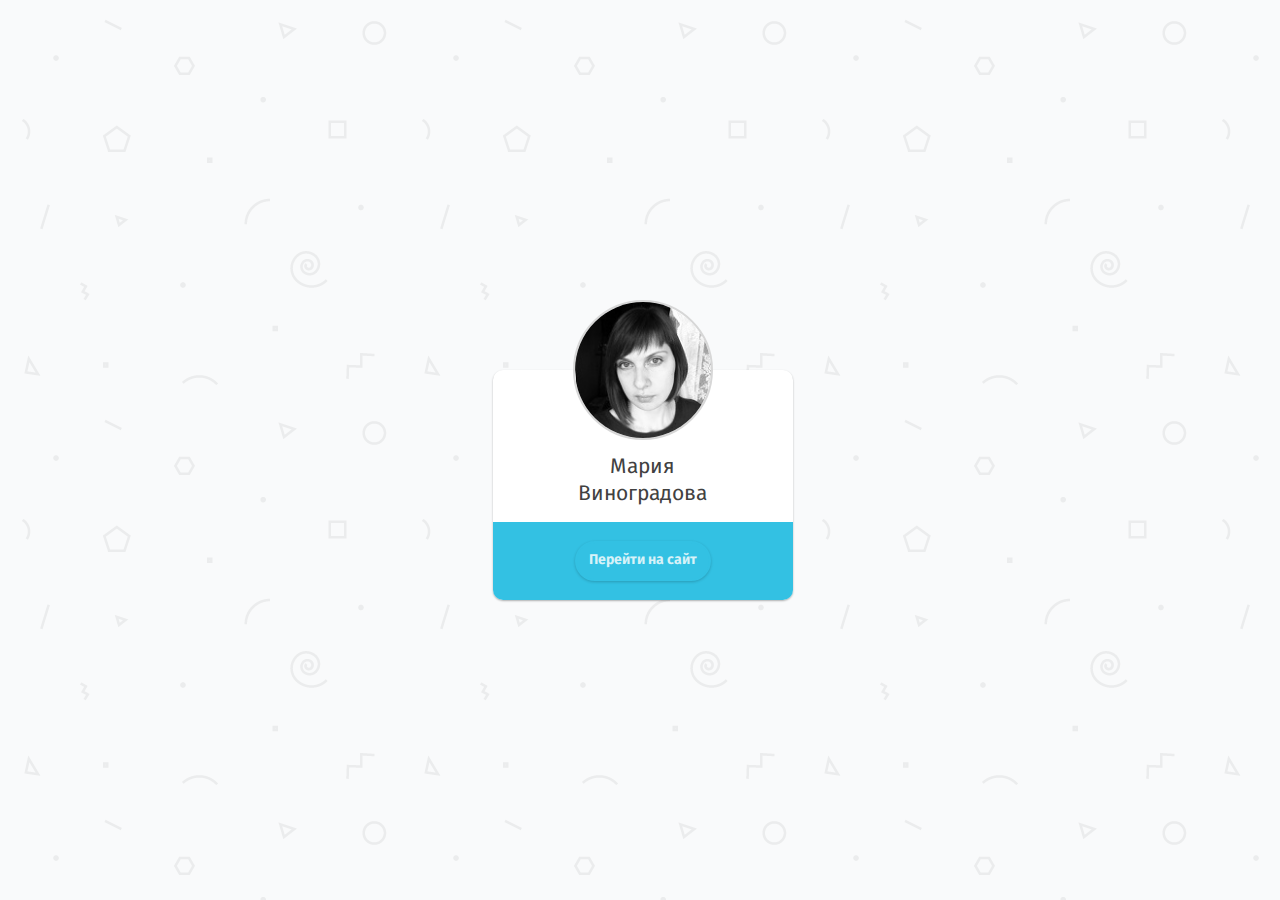
<file: index.html>
<!DOCTYPE html>
<html lang="ru-RU">
<head>
	<meta charset="UTF-8">
	<meta http-equiv="x-ua-compatible" content="ie=edge">
	<meta name="viewport" content="width=device-width, initial-scale=1">
	<title>Портфолио</title>
	<link rel="stylesheet" href="CSS/main.css">
</head>
	<body>
		<header class="hello">
			<div class="hello__info animated zoomInUp">
				<img src="img/content/myfoto_big1.jpg" alt="photo" class="hello__photo animated zoomInUp">
				<div class="hello__name animated flipInY">Мария Виноградова
				</div>
				<div class="hello__bottom">
					<a href="about.html" class="button hello__button">Перейти на сайт</a>
				</div>
			</div>
		</header>
	</body>
</html>
</file>
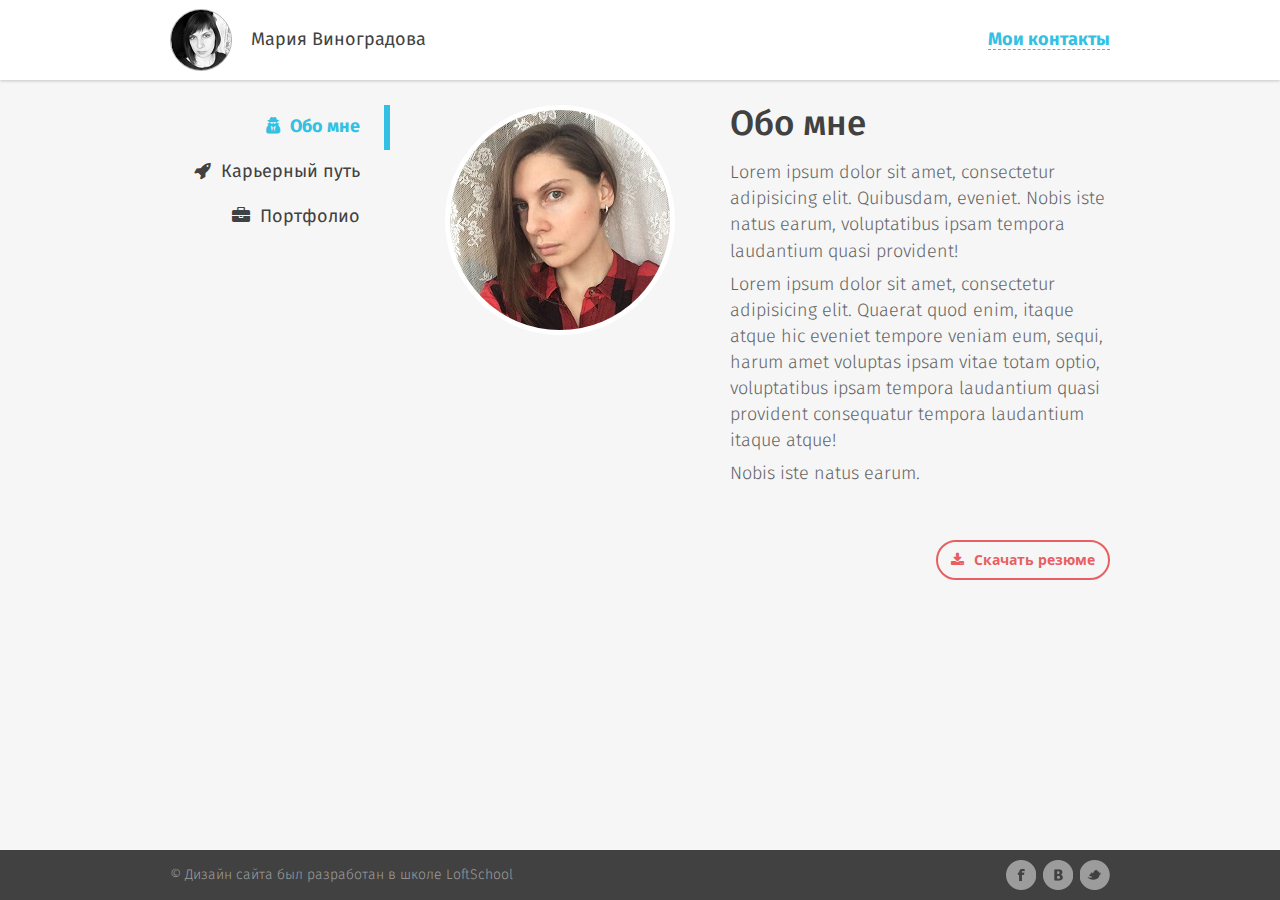
<file: about.html>
<!DOCTYPE html>
<html lang="ru-RU">
<head>
	<meta charset="UTF-8">
	<meta http-equiv="x-ua-compatible" content="ie=edge">
	<meta name="viewport" content="width=device-width, initial-scale=1">
	<title>Портфолио</title>
	<link rel="stylesheet" href="CSS/main.css">
</head>
<body>
	<div class="wrapper">
		<header class="head">
				<div class="container">
					<div class="head-container">	
						<div class="user">
							<div class="user__ava">
								<img src="img/content/myfoto_mini1.jpg" alt="фото" class="user__photo">
							</div>
							<h2 class="user__name">Мария Виноградова</h2>
						</div>
						<div class="contact">
							<div class="contact__block">Мои контакты
								<div class="contact__corner"></div>
								<ul class="contact__list">
									<li class="contact__item">
										<a href="mailto:vinmar@ya.ru" class="contact__mail"><i class="fa fa-envelope" aria-hidden="true"></i>vinmar@ya.ru</a>
									</li>
									<li class="contact__item">
										<a href="tel:89263888188" class="contact__phone"><i class="fa fa-phone" aria-hidden="true"></i>+7 926 388 81 88</a>
									</li>
									<li class="contact__item">
										<a href="skype:mary-grape" class="contact__skype"><i class="fa fa-skype" aria-hidden="true"></i>mary-grape</a>
									</li>
								</ul>
							</div>
							<a href="#" class="contact__block-icon">
								<i class="fa fa-phone" aria-hidden="true"></i>
								<div class="contact__corner"></div>
								<ul class="contact__list">
									<li class="contact__item">
										<div href="#" class="contact__mail"><i class="fa fa-envelope" aria-hidden="true"></i>vinmar@ya.ru</</div>
									</li>
									<li class="contact__item">
										<div class="contact__phone"><i class="fa fa-phone" aria-hidden="true"></i>+7 926 388 81 88</div>
									</li>
									<li class="contact__item">
										<div class="contact__skype"><i class="fa fa-skype" aria-hidden="true"></i>mary-grape</div>
									</li>
								</ul>
							</a>
						</div>	
					</div>
				</div>
		</header>
		<section class="section">
				<div class="container">
					<aside class="aside">
						<nav class="nav">
							<ul class="nav__list">
								<li class="nav__item nav__item--active">
									<a href="#" class="nav__link">
										<i class="fa fa-user-secret" aria-hidden="true"></i> Обо мне
									</a>
								</li>
								<li class="nav__item">
									<a href="career.html" class="nav__link">
										<i class="fa fa-rocket" aria-hidden="true"></i> Карьерный путь
									</a>
								</li>
								<li class="nav__item">
									<a href="portfolio.html" class="nav__link">
										<i class="fa fa-briefcase" aria-hidden="true"></i> Портфолио
									</a>
								</li>
							</ul>
						</nav>
					</aside>
					<main class="main">
						<div class="about">
							<div class="about__left">
								<div class="about__ava">
									<img src="img/content/myfoto_big2.JPG" alt="фото" class="about__photo">
								</div>
							</div>
							<div class="about__right">
								<div class="about__info">
									<h1 class="caption">Обо мне</h1>
									<div class="about__text">
										<p>Lorem ipsum dolor sit amet, consectetur adipisicing elit. Quibusdam, eveniet. Nobis iste natus earum, voluptatibus ipsam tempora laudantium quasi provident!</p>
										<p>Lorem ipsum dolor sit amet, consectetur adipisicing elit. Quaerat quod enim, itaque atque hic eveniet tempore veniam eum, sequi, harum amet voluptas ipsam vitae totam optio, voluptatibus ipsam tempora laudantium quasi provident consequatur tempora laudantium itaque atque!</p>
										<p>Nobis iste natus earum.</p>
									</div>
								</div>
								<div class="about__load">
									<a href="#" download class="button"><i class="fa fa-download" aria-hidden="true"></i>Скачать резюме</a>
								</div>
							</div>
						</div>
					</main>	
				</div>
		</section>
	</div>
		<footer class="footer">
			<div class="container">
				<div class="footer__info">
					<div class="design">
						&copy; Дизайн сайта был разработан в школе LoftSchool
					</div>
				</div>
				<div class="soc">
					<ul class="soc__list">
						<li class="soc__item"><a href="https://www.facebook.com/" class="soc__link soc__link--FB"></a></li>
						<li class="soc__item"><a href="https://vk.com/" class="soc__link soc__link--VK"></a></li>
					<li class="soc__item"><a href="https://twitter.com/" class="soc__link soc__link--TW"></a></li>
					</ul>
				</div>
			</div>
		</footer>
	</body>
</html>
</file>
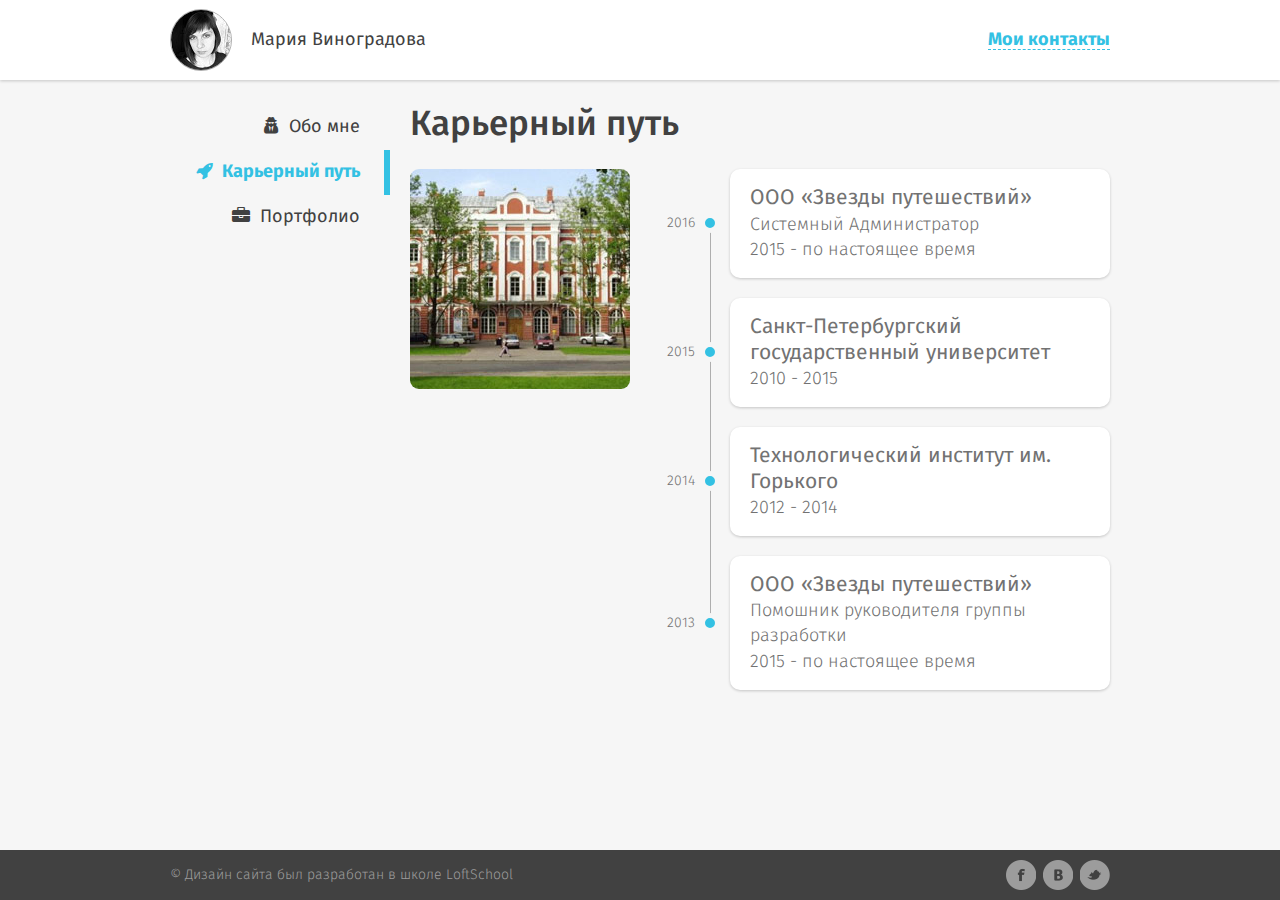
<file: career.html>
<!DOCTYPE html>
<html lang="ru-RU">
<head>
	<meta charset="UTF-8">
	<meta http-equiv="x-ua-compatible" content="ie=edge">
	<meta name="viewport" content="width=device-width, initial-scale=1">
	<title>Портфолио</title>
	<link rel="stylesheet" href="CSS/main.css">	
</head>
<body>
	<div class="wrapper">
		<header class="head">
				<div class="container">
					<div class="head-container">	
						<div class="user">
							<div class="user__ava">
								<img src="img/content/myfoto_mini1.jpg" alt="фото" class="user__photo">
							</div>
							<h2 class="user__name">Мария Виноградова</h2>
						</div>
						<div class="contact">
							<div class="contact__block">Мои контакты
								<div class="contact__corner"></div>
								<ul class="contact__list">
									<li class="contact__item">
										<a href="mailto:vinmar@ya.ru" class="contact__mail"><i class="fa fa-envelope" aria-hidden="true"></i>vinmar@ya.ru</a>
									</li>
									<li class="contact__item">
										<a href="tel:89263888188" class="contact__phone"><i class="fa fa-phone" aria-hidden="true"></i>+7 926 388 81 88</a>
									</li>
									<li class="contact__item">
										<a href="skype:mary-grape" class="contact__skype"><i class="fa fa-skype" aria-hidden="true"></i>mary-grape</a>
									</li>
								</ul>
							</div>
							<a href="#" class="contact__block-icon">
								<i class="fa fa-phone" aria-hidden="true"></i>
								<div class="contact__corner"></div>
								<ul class="contact__list">
									<li class="contact__item">
										<div href="#" class="contact__mail"><i class="fa fa-envelope" aria-hidden="true"></i>vinmar@ya.ru</</div>
									</li>
									<li class="contact__item">
										<div class="contact__phone"><i class="fa fa-phone" aria-hidden="true"></i>+7 926 388 81 88</div>
									</li>
									<li class="contact__item">
										<div class="contact__skype"><i class="fa fa-skype" aria-hidden="true"></i>mary-grape</div>
									</li>
								</ul>
							</a>
						</div>	
					</div>
				</div>
		</header>
		<section class="section">
				<div class="container">
					<aside class="aside">
						<nav class="nav">
							<ul class="nav__list">
								<li class="nav__item">
									<a href="about.html" class="nav__link">
										<i class="fa fa-user-secret" aria-hidden="true"></i> Обо мне
									</a>
								</li>
								<li class="nav__item nav__item--active">
									<a href="#" class="nav__link">
										<i class="fa fa-rocket" aria-hidden="true"></i> Карьерный путь
									</a>
								</li>
								<li class="nav__item">
									<a href="portfolio.html" class="nav__link">
										<i class="fa fa-briefcase" aria-hidden="true"></i> Портфолио
									</a>
								</li>
							</ul>
						</nav>
					</aside>
					<main class="main">
						<div class="career">
							<h1 class="caption career__caption">Карьерный путь</h1>
						
							<div class="career__left">
								<div class="career__photo"></div>
							</div>							
							<div class="career__right">
								<div class="career__list">
									<div class="career__item">
										<div class="career__block">
											<div class="career__work">ООО «Звезды путешествий»</div>
											<div class="career__post">Системный Администратор</div>
											<div class="career__time">2015 - по настоящее время</div>
											<div class="career__year">2016</div>
										</div>
									</div>
									<div class="career__item">
										<div class="career__block">
											<div class="career__work">Санкт-Петербургский государственный университет</div>
											<div class="career__post"></div>
											<div class="career__time">2010 - 2015</div>
											<div class="career__year">2015</div>
										</div>
									</div>
									<div class="career__item">	
										<div class="career__block">
											<div class="career__work">Технологический институт им. Горького</div>
											<div class="career__post"></div>
											<div class="career__time">2012 - 2014</div>
											<div class="career__year">2014</div>
										</div>
									</div>
									<div class="career__item">
										<div class="career__block">
											<div class="career__work">ООО «Звезды путешествий»</div>
											<div class="career__post">Помошник руководителя группы разработки</div>
											<div class="career__time">2015 - по настоящее время</div>
											<div class="career__year">2013</div>
										</div>
									</div>
								</div>
							</div>
						</div>
					</main>	
				</div>
		</section>
	</div>
		<footer class="footer">
			<div class="container">
				<div class="footer__info">
					<div class="design">
						&copy; Дизайн сайта был разработан в школе LoftSchool
					</div>
				</div>
				<div class="soc">
					<ul class="soc__list">
						<li class="soc__item"><a href="https://www.facebook.com/" class="soc__link soc__link--FB"></a></li>
						<li class="soc__item"><a href="https://vk.com/" class="soc__link soc__link--VK"></a></li>
					<li class="soc__item"><a href="https://twitter.com/" class="soc__link soc__link--TW"></a></li>
					</ul>
				</div>
			</div>
		</footer>
	</body>
</html>
</file>
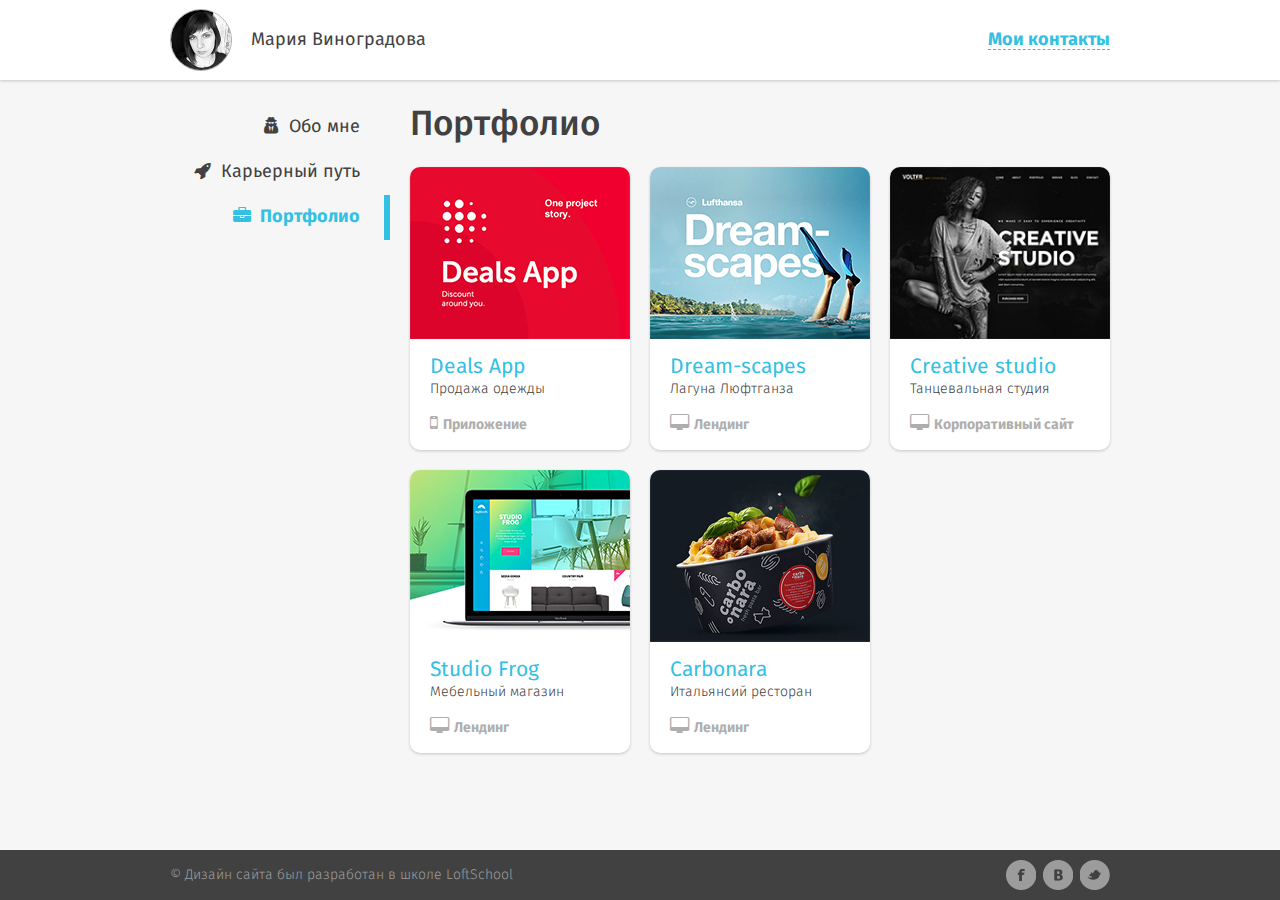
<file: portfolio.html>
<!DOCTYPE html>
<html lang="ru-RU">
<head>
	<meta charset="UTF-8">
	<meta http-equiv="x-ua-compatible" content="ie=edge">
	<meta name="viewport" content="width=device-width, initial-scale=1">
	<title>Портфолио</title>
	<link rel="stylesheet" href="CSS/main.css">	
</head>
<body>
	<div class="wrapper">
		<header class="head">
				<div class="container">
					<div class="head-container">	
						<div class="user">
							<div class="user__ava">
								<img src="img/content/myfoto_mini1.jpg" alt="фото" class="user__photo">
							</div>
							<h2 class="user__name">Мария Виноградова</h2>
						</div>
						<div class="contact">
							<div class="contact__block">Мои контакты
								<div class="contact__corner"></div>
								<ul class="contact__list">
									<li class="contact__item">
										<a href="mailto:vinmar@ya.ru" class="contact__mail"><i class="fa fa-envelope" aria-hidden="true"></i>vinmar@ya.ru</a>
									</li>
									<li class="contact__item">
										<a href="tel:89263888188" class="contact__phone"><i class="fa fa-phone" aria-hidden="true"></i>+7 926 388 81 88</a>
									</li>
									<li class="contact__item">
										<a href="skype:mary-grape" class="contact__skype"><i class="fa fa-skype" aria-hidden="true"></i>mary-grape</a>
									</li>
								</ul>
							</div>
							<a href="#" class="contact__block-icon">
								<i class="fa fa-phone" aria-hidden="true"></i>
								<div class="contact__corner"></div>
								<ul class="contact__list">
									<li class="contact__item">
										<div href="#" class="contact__mail"><i class="fa fa-envelope" aria-hidden="true"></i>vinmar@ya.ru</</div>
									</li>
									<li class="contact__item">
										<div class="contact__phone"><i class="fa fa-phone" aria-hidden="true"></i>+7 926 388 81 88</div>
									</li>
									<li class="contact__item">
										<div class="contact__skype"><i class="fa fa-skype" aria-hidden="true"></i>mary-grape</div>
									</li>
								</ul>
							</a>
						</div>
					</div>
				</div>
		</header>
		<section class="section">
				<div class="container">
					<aside class="aside">
						<nav class="nav">
							<ul class="nav__list">
								<li class="nav__item">
									<a href="about.html" class="nav__link">
										<i class="fa fa-user-secret" aria-hidden="true"></i> Обо мне
									</a>
								</li>
								<li class="nav__item">
									<a href="career.html" class="nav__link">
										<i class="fa fa-rocket" aria-hidden="true"></i> Карьерный путь
									</a>
								</li>
								<li class="nav__item nav__item--active">
									<a href="#" class="nav__link">
										<i class="fa fa-briefcase" aria-hidden="true"></i> Портфолио
									</a>
								</li>
							</ul>
						</nav>
					</aside>
					<main class="main">
						<div class="portfolio">
							<h1 class="caption portfolio__caption">Портфолио</h1>
							<ul class="portfolio__list">
								<li class="portfolio__item">
									<a href="#" class="portfolio__link">
										<img class="portfolio__pic" src="img/content/p_1.jpg" alt="project-1" title="project-1">
										<div class="portfolio__bg portfolio__bg--p1"></div>
										<div class="portfolio__work">
											<h3 class="portfolio__work-caption">Deals App</h3>
											<p  class="portfolio__work-desc">Продажа одежды</p>
											<p class="portfolio__work-type"><i class="fa fa-mobile portfolio__work-icon"></i>Приложение</p>
										</div>
									</a>
								</li>
								<li class="portfolio__item"> 
									<a href="#" class="portfolio__link">
										<img class="portfolio__pic" src="img/content/p_2.jpg" alt="project-2" title="project-2">
										<div class="portfolio__bg portfolio__bg--p2"></div>
										<div class="portfolio__work">
											<h3 class="portfolio__work-caption">Dream-scapes</h3>
											<p class="portfolio__work-desc">Лагуна Люфтганза</p>
											<p class="portfolio__work-type"><i class="fa fa-desktop portfolio__work-icon"></i>Лендинг</p>
										</div>
									</a>
								</li>
								<li class="portfolio__item">
									<a href="#" class="portfolio__link">
										<img class="portfolio__pic" src="img/content/p_3.jpg" alt="project-3" title="project-3">
										<div class="portfolio__bg portfolio__bg--p3"></div>
										<div class="portfolio__work">
											<h3 class="portfolio__work-caption">Creative studio</h3>
											<p class="portfolio__work-desc">Танцевальная студия</p>
											<p class="portfolio__work-type"><i class="fa fa-desktop portfolio__work-icon"></i>Корпоративный сайт</p>
										</div>
									</a>
								</li class="portfolio__item">
								<li class="portfolio__item">
									<a href="#" class="portfolio__link">
										<img class="portfolio__pic" src="img/content/p_4.jpg" alt="project-4" title="project-4">
										<div class="portfolio__bg portfolio__bg--p4"></div>
										<div class="portfolio__work">
											<h3 class="portfolio__work-caption">Studio Frog</h3>
											<p class="portfolio__work-desc">Мебельный магазин</p>
											<p class="portfolio__work-type"><i class="fa fa-desktop portfolio__work-icon"></i>Лендинг</p>
										</div>
									</a>
								</li>												
								<li class="portfolio__item">
									<a href="#" class="portfolio__link">
										<img class="portfolio__pic" src="img/content/p_5.jpg" alt="project-5" title="project-5">
										<div class="portfolio__bg portfolio__bg--p5"></div>
										<div class="portfolio__work">
											<h3 class="portfolio__work-caption">Carbonara</h3>
											<p class="portfolio__work-desc">Итальянсий ресторан</p>
											<p class="portfolio__work-type"><i class="fa fa-desktop portfolio__work-icon"></i>Лендинг</p>
										</div>
									</a>
								</li>
							</ul>
						</div>
					</main>	
				</div>
		</section>
	</div>
		<footer class="footer">
			<div class="container">
				<div class="footer__info">
					<div class="design">
						&copy; Дизайн сайта был разработан в школе LoftSchool
					</div>
				</div>
				<div class="soc">
					<ul class="soc__list">
						<li class="soc__item"><a href="https://www.facebook.com/" class="soc__link soc__link--FB"></a></li>
						<li class="soc__item"><a href="https://vk.com/" class="soc__link soc__link--VK"></a></li>
					<li class="soc__item"><a href="https://twitter.com/" class="soc__link soc__link--TW"></a></li>
					</ul>
				</div>
			</div>
		</footer>
	</body>
</html>
</file>
